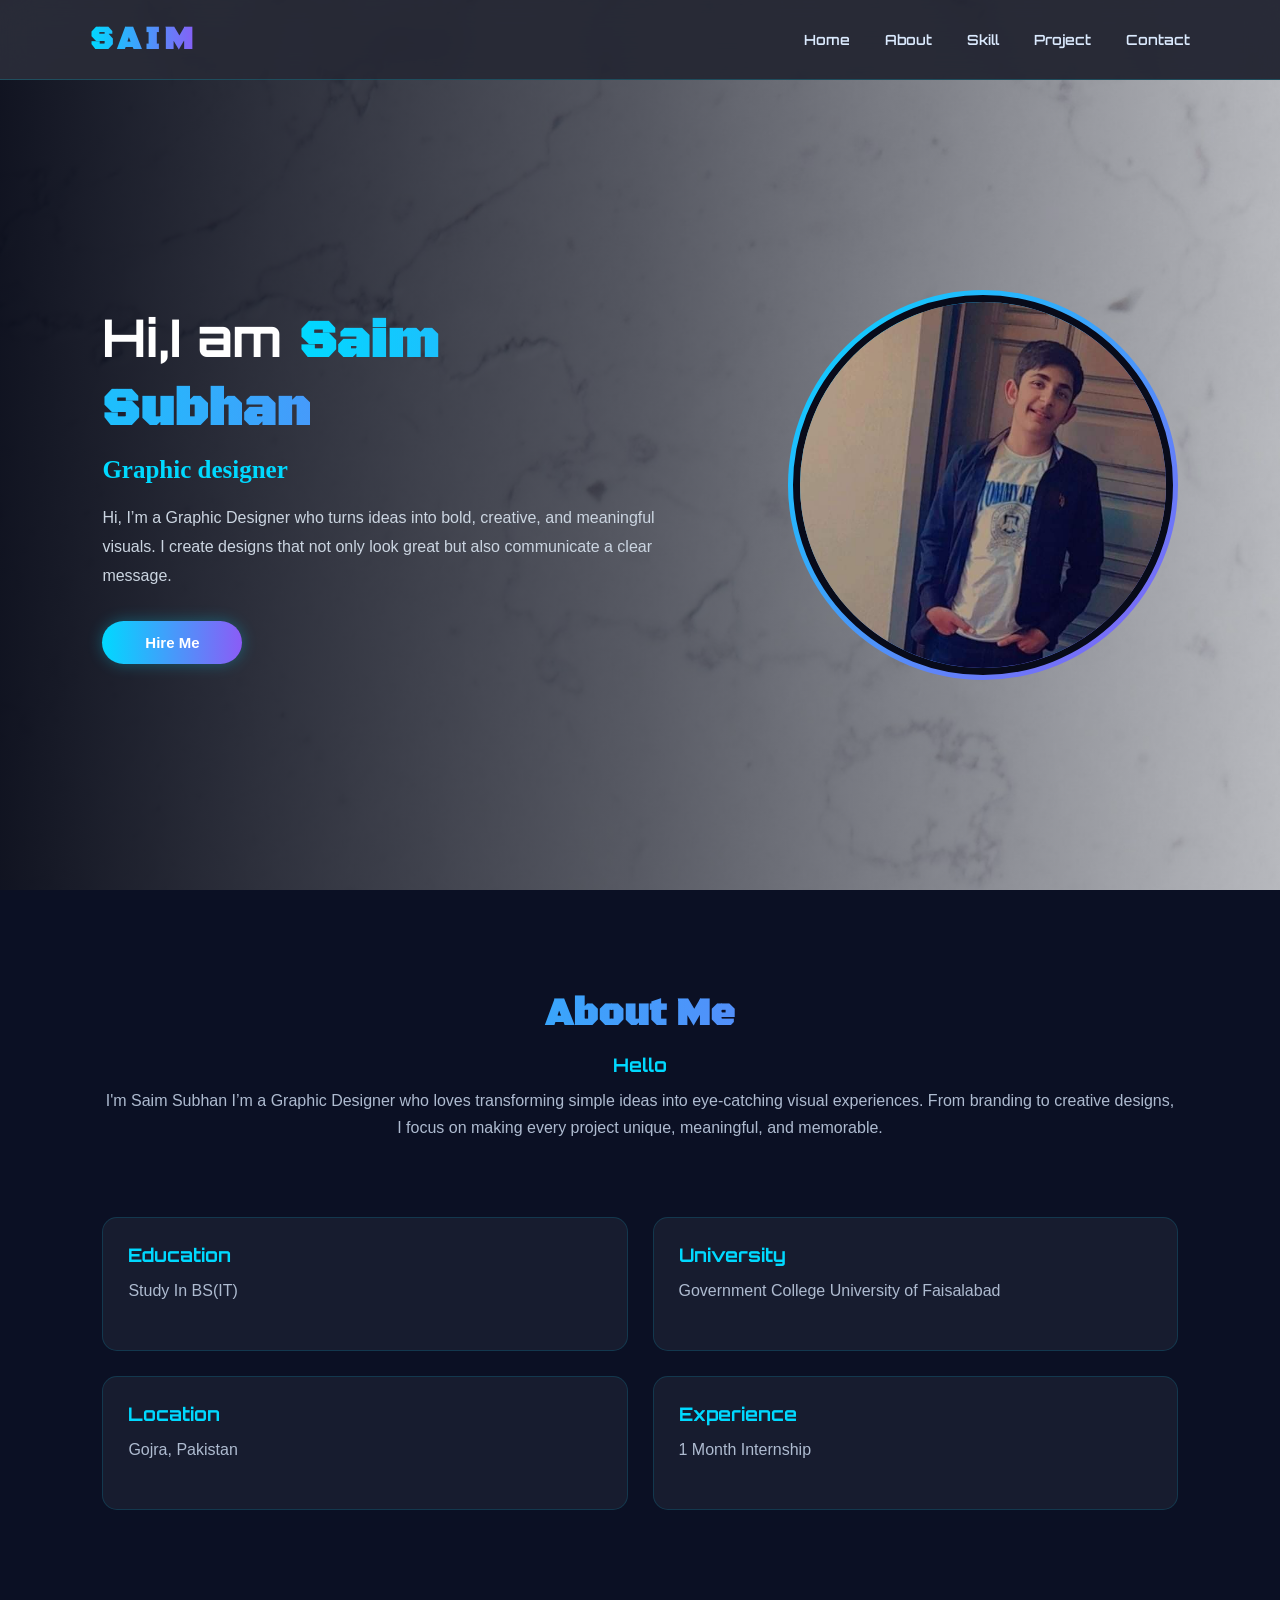
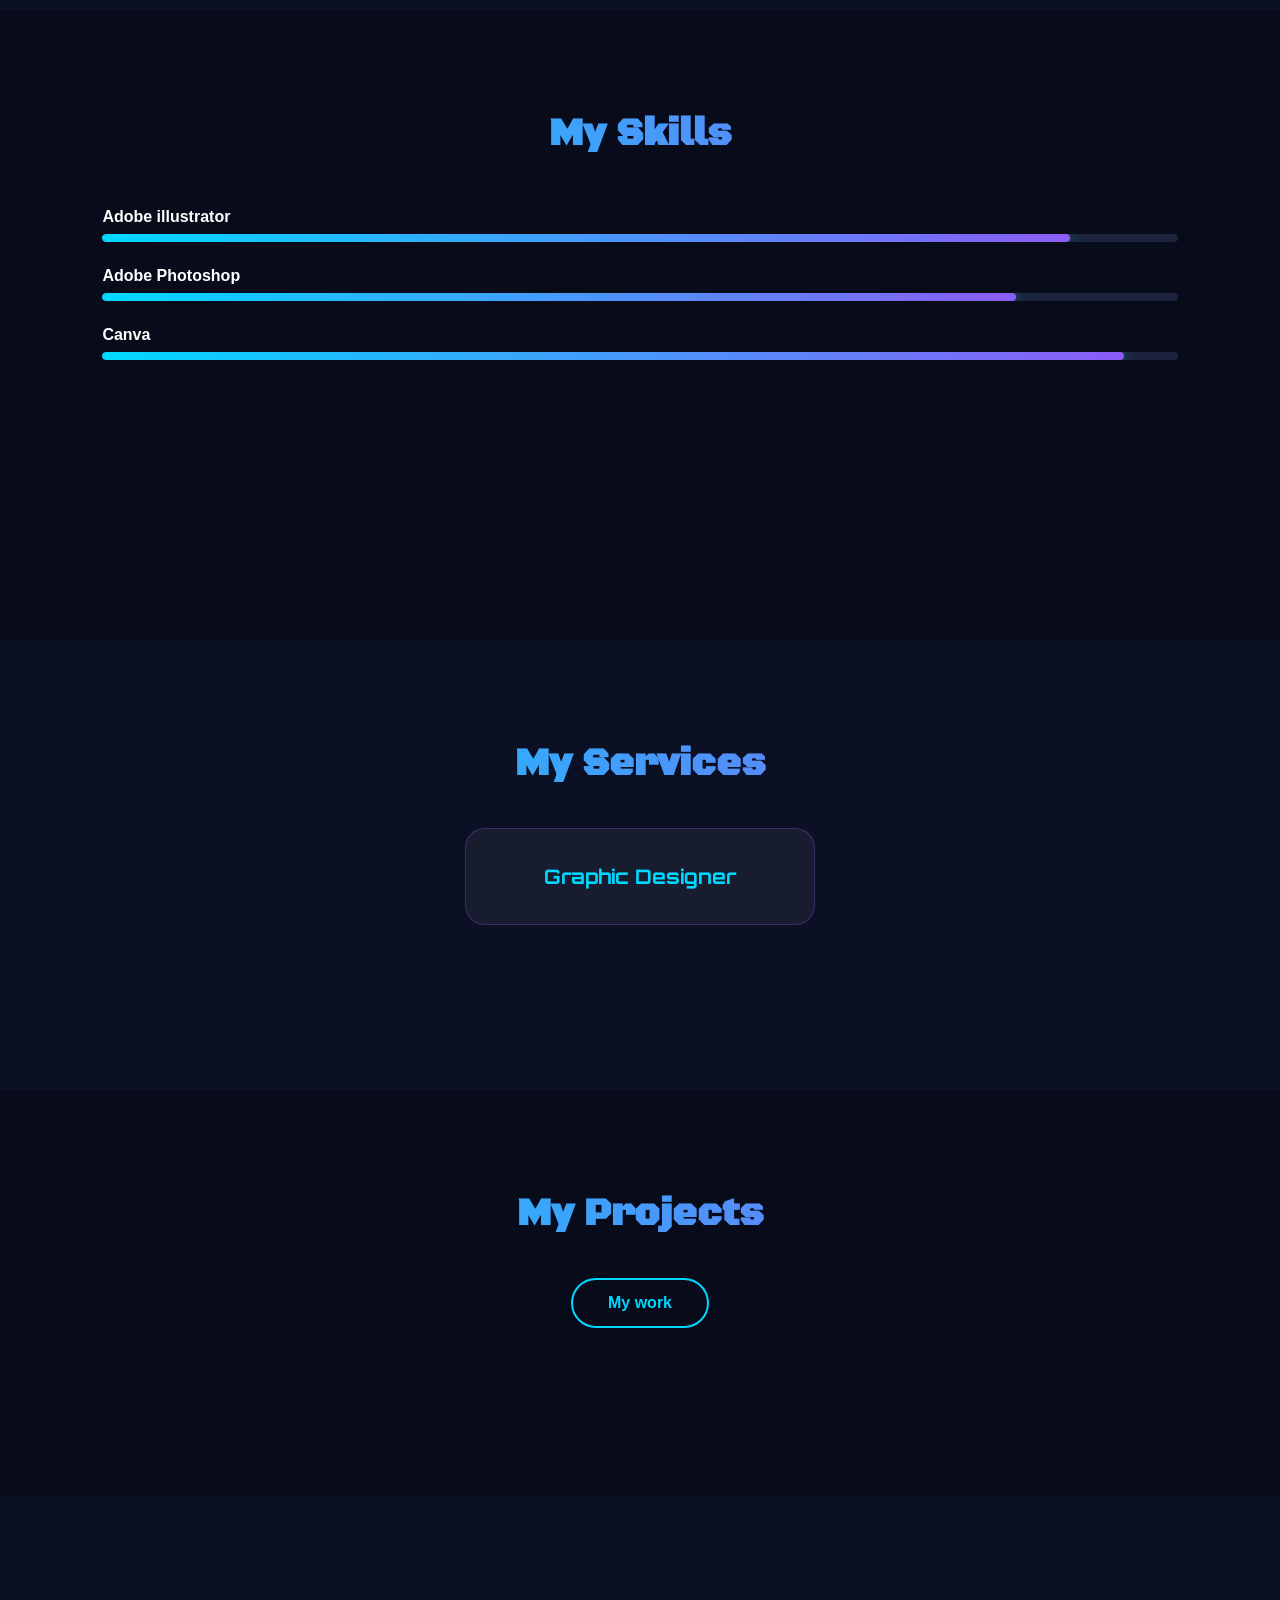
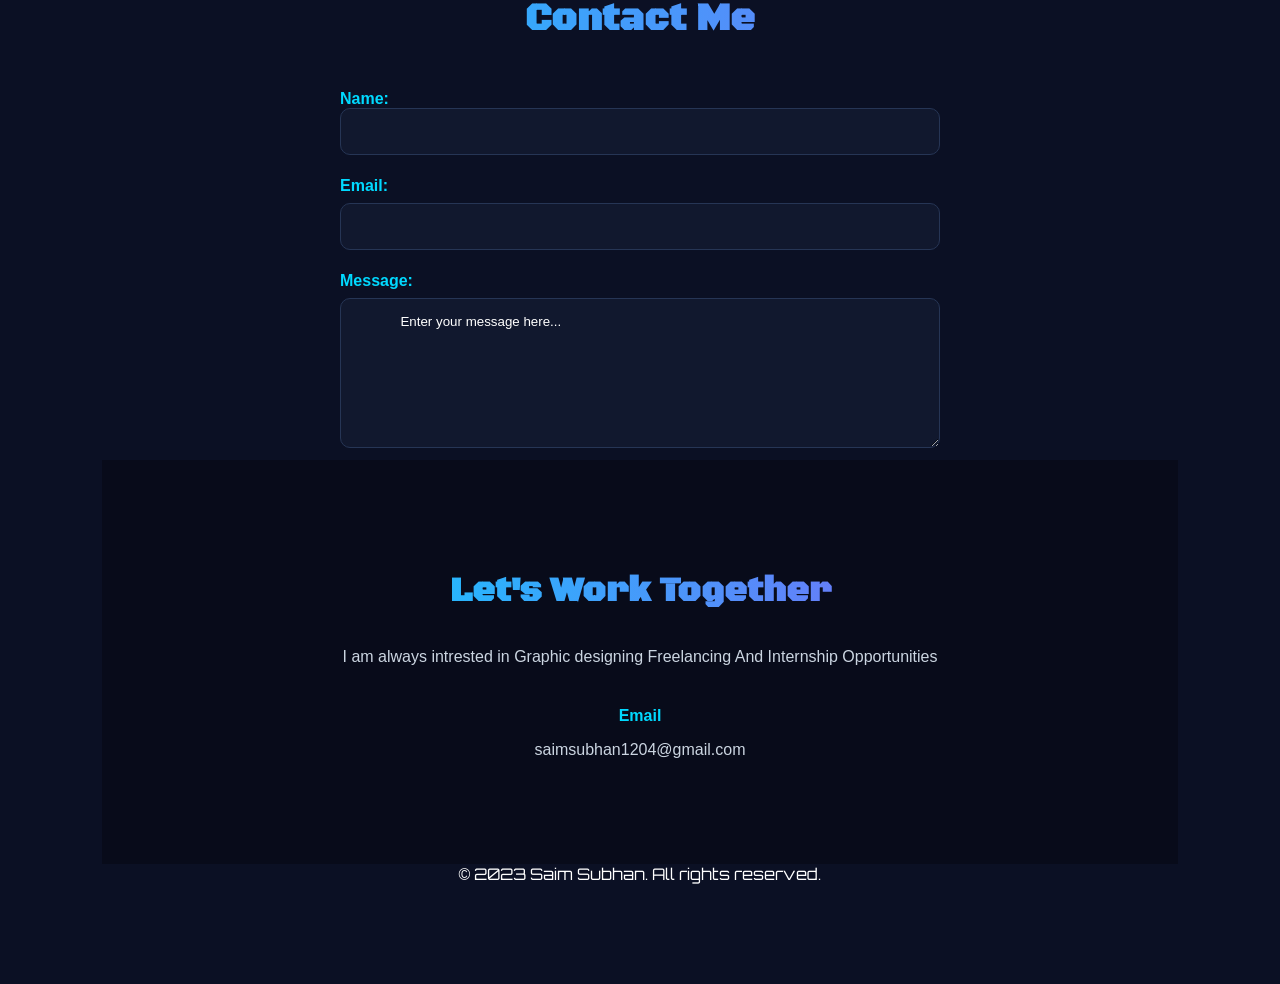
<file: index.html>
<!DOCTYPE html>
<html lang="en">
<head>
    <meta charset="UTF-8">
    <meta name="viewport" content="width=device-width, initial-scale=1.0">
    <title>Portfolio</title>
    <link rel="stylesheet" href="style.css">
    <link href="https://fonts.googleapis.com/css2?family=Bitcount+Prop+Double+Ink:wght@100..900&family=Black+Ops+One&family=Charm:wght@400;700&family=Hurricane&family=Lobster&family=Orbitron:wght@400..900&family=Permanent+Marker&display=swap" rel="stylesheet">
</head>
<body style=" background-image:url('bg.jpg'); background-size: cover;">
    
   <header>
    <div class="logo">
        <h1>SAIM</h1>
    </div>
    <nav>
        <a href="#">Home</a>
        <a href="#">About</a>
        <a href="#">Skill</a>
        <a href="#">Project</a>
        <a href="#">Contact</a>
    </nav>
   </header>
   <div class="hero">
    <h1 class="na">Hi,I am <span>Saim<br> Subhan</span></h1>
    <h3>Graphic designer</h3>
   <p  >Hi, I’m a Graphic Designer who turns ideas into bold, creative, and meaningful visuals. I create designs that not only look great but also communicate a clear message.
</p>
<button class="hire">Hire Me</button>
<div class="image">
    <img src="saim.jpg">
</div>
</div>
<div class="About">
    <div class="ab">
    <h1>About Me</h1>
    <h3>Hello</h3>
    <p>I'm Saim Subhan I’m a Graphic Designer who loves transforming simple ideas into eye-catching visual experiences. From branding to creative designs, I focus on making every project unique, meaningful, and memorable.</p>
</div>
<div class="Study">
    <h3>Education</h3>
    <p>Study In BS(IT)</p>
</div>
<div class="uni">
    <h3>University</h3>
    <p>Government College University of Faisalabad</p>
</div>
<div class="location">
    <h3>Location</h3>
    <p>Gojra, Pakistan</p>
</div>
<div class="exp">
    <h3>Experience</h3>
    <p>1 Month Internship</p>
</div>
</div>
<div class="Myskill">
    <h1>My Skills</h1>
    <div class="sn1">
        Adobe illustrator
    </div>
    <div class="progress">
        <div class="progress-bar illustrator"></div>
    </div>
    <div class="sn2">Adobe Photoshop</div>
    <div class="progress">
        <div class="progress-bar photoshop"></div>
    </div>
    <div class="sn3">Canva</div>
    <div class="progress">
        <div class="progress-bar canva"></div>
    </div>
</div>
<div class="Myservice">
    <h1>My Services</h1>
    <div class="gd">
        <h4>Graphic Designer</h4>
    </div>
</div>
<div class="project">
    <h1>My Projects</h1>
   <div class="btn">
    <a href="work.html"><button>My work</button></a> 
   </div>
</div>
<div class="contact">
    <h1>Contact Me</h1>
    <div class="name">
        <label>Name:</label>
    </din>
    <div class="bar1">
        <input type="text" name="Name" required>
    </div>
    <div class="email">
        <label type="Email">Email:</label>
        
    </div>
    <div class="bar2">
        <input type="Email" name="Email" required>
    </div>
    <div class="txt">
        <label type="Message">Message:</label>
    </div>
    <div class="textarea">
        <textarea>
            Enter your message here...
        </textarea>
    </div>

</div>
<div class="side">
    <h1>Let's Work Together</h1>
    I am always intrested in Graphic designing Freelancing And Internship Opportunities
    <div class="cntctme">
        <h4>Email</h4>
        saimsubhan1204@gmail.com
    </div>
</div>
<footer>
    <p>&copy; 2023 Saim Subhan. All rights reserved.</p>
</footer>
</body>
</html>
</file>
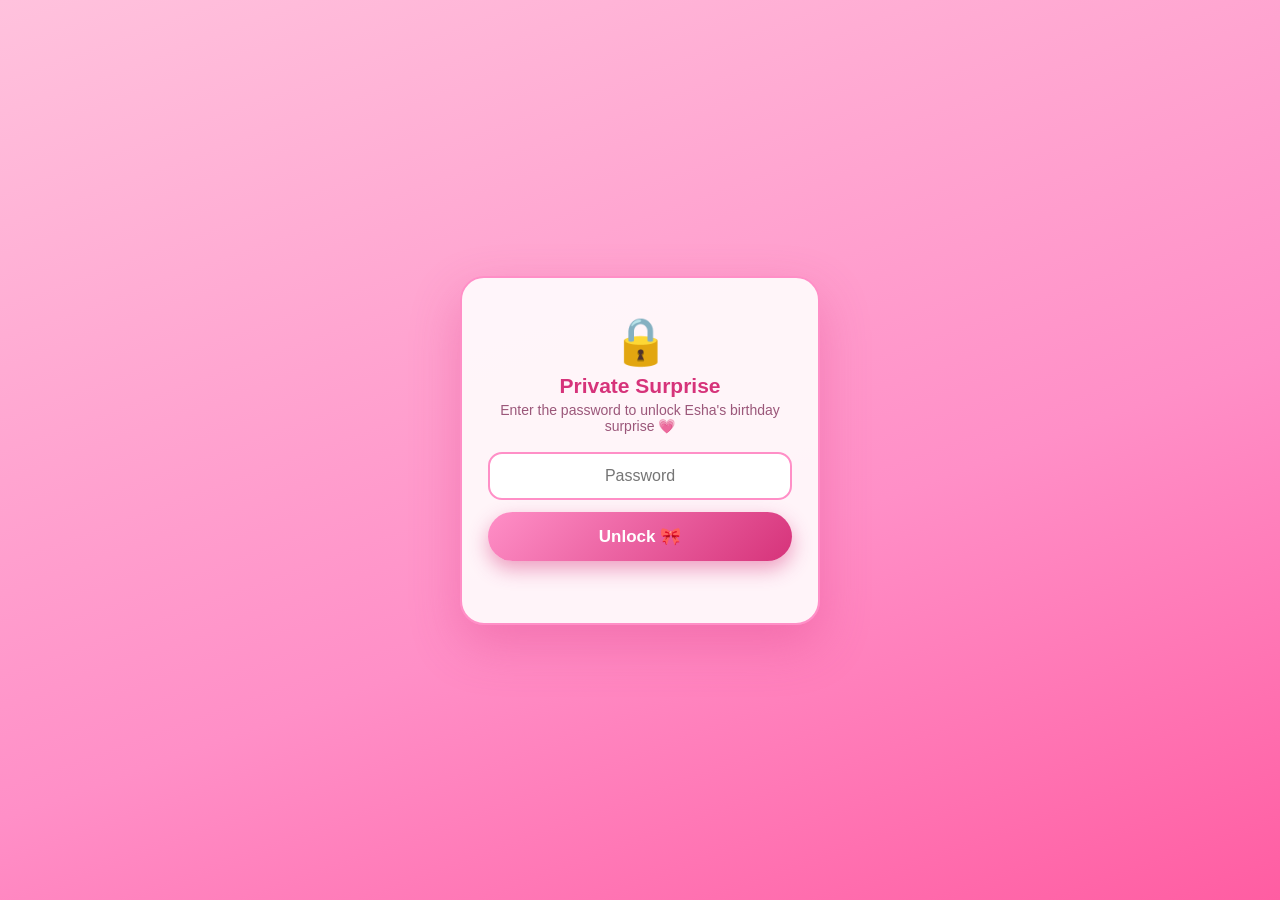
<file: esha-birthday.html>
<!DOCTYPE html>
<html lang="en">
<head>
<meta charset="UTF-8">
<meta name="viewport" content="width=device-width, initial-scale=1, viewport-fit=cover">
<title>Happy Birthday Esha 🎀</title>
<style>
  :root{
    box-sizing:border-box;
    --pink-1:#ffe4ef;
    --pink-2:#ffc2dd;
    --pink-3:#ff8fc7;
    --pink-4:#ff5da2;
    --pink-deep:#d6337a;
    --white:#fffafc;
    --text:#7a2350;
    padding-top:env(safe-area-inset-top,0px);
    padding-bottom:env(safe-area-inset-bottom,0px);
  }
  *{box-sizing:border-box;}
  html{height:100%;scroll-padding-top:env(safe-area-inset-top,0px);}
  body{
    height:100%;
    margin:0;
    font-family:'Segoe UI', 'Poppins', sans-serif;
    background:linear-gradient(160deg,var(--pink-1),var(--pink-2) 40%,var(--pink-3) 100%);
    color:var(--text);
    overflow-x:hidden;
    display:flex;
    align-items:center;
    justify-content:center;
    min-height:100%;
    position:relative;
  }

  /* Floating balloons */
  .balloon{
    position:fixed;
    bottom:-150px;
    width:60px;
    height:75px;
    border-radius:50% 50% 50% 50% / 60% 60% 40% 40%;
    opacity:0.85;
    animation:floatUp linear infinite;
    z-index:1;
  }
  .balloon::after{
    content:'';
    position:absolute;
    left:50%;
    bottom:-40px;
    width:2px;
    height:40px;
    background:rgba(122,35,80,0.4);
    transform:translateX(-50%);
  }
  @keyframes floatUp{
    0%{transform:translateY(0) translateX(0) rotate(0deg);}
    50%{transform:translateY(-55vh) translateX(20px) rotate(5deg);}
    100%{transform:translateY(-115vh) translateX(-10px) rotate(-5deg);}
  }

  .card{
    position:relative;
    z-index:5;
    background:rgba(255,250,252,0.9);
    backdrop-filter:blur(6px);
    border-radius:28px;
    padding:40px 28px 34px;
    max-width:420px;
    width:90%;
    text-align:center;
    box-shadow:0 20px 50px rgba(214,51,122,0.25), 0 0 0 6px rgba(255,255,255,0.6) inset;
    border:2px solid var(--pink-3);
    opacity:0;
    transform:scale(0.4) translateY(60px) rotate(-6deg);
    display:none;
  }
  .card.reveal{
    display:block;
    animation:card-burst 1s cubic-bezier(.22,1.6,.4,1) forwards;
  }
  @keyframes card-burst{
    0%{opacity:0; transform:scale(0.3) translateY(80px) rotate(-10deg);}
    55%{opacity:1; transform:scale(1.08) translateY(-10px) rotate(3deg);}
    75%{transform:scale(0.96) translateY(4px) rotate(-1deg);}
    100%{opacity:1; transform:scale(1) translateY(0) rotate(0deg);}
  }

  .cake{
    font-size:64px;
    display:inline-block;
    animation:wiggle 2.4s ease-in-out infinite;
  }
  @keyframes wiggle{
    0%,100%{transform:rotate(-6deg);}
    50%{transform:rotate(6deg);}
  }

  h1{
    font-size:clamp(24px,6vw,34px);
    margin:14px 0 4px;
    color:var(--pink-deep);
    text-shadow:1px 1px 0 #fff;
  }
  .title-anim{
    display:inline-block;
    animation:title-glow 1.8s ease-in-out infinite;
  }
  @keyframes title-glow{
    0%,100%{text-shadow:1px 1px 0 #fff, 0 0 0 rgba(255,93,162,0);}
    50%{text-shadow:1px 1px 0 #fff, 0 0 18px rgba(255,93,162,0.55);}
  }
  .sparkle-text{
    font-size:18px;
    margin:0 0 18px;
    color:var(--text);
    opacity:0.85;
  }

  #wishBox{
    max-height:0;
    overflow:hidden;
    opacity:0;
    transition:max-height 0.8s ease, opacity 0.8s ease, margin 0.8s ease;
    margin-top:0;
  }
  #wishBox.show{
    max-height:400px;
    opacity:1;
    margin-top:18px;
  }
  #wishBox p{
    font-size:16.5px;
    line-height:1.7;
    background:linear-gradient(135deg,#fff0f7,#ffe0ef);
    border-radius:16px;
    padding:18px;
    border:1px dashed var(--pink-4);
    margin:0;
    min-height:130px;
    text-align:left;
  }
  #wishText{
    white-space:pre-wrap;
  }
  .caret{
    display:inline-block;
    width:2px;
    height:1em;
    background:var(--pink-deep);
    margin-left:2px;
    vertical-align:middle;
    animation:blink 0.8s step-end infinite;
  }
  @keyframes blink{
    50%{opacity:0;}
  }

  button{
    border:none;
    outline:none;
    cursor:pointer;
    padding:14px 34px;
    font-size:17px;
    font-weight:600;
    color:#fff;
    border-radius:999px;
    background:linear-gradient(135deg,var(--pink-3),var(--pink-deep));
    box-shadow:0 8px 20px rgba(214,51,122,0.45);
    transition:transform 0.15s ease, box-shadow 0.15s ease;
  }
  button#wishBtn{
    margin-top:22px;
    animation:pulse 2s ease-in-out infinite;
  }
  button:active{
    transform:scale(0.94);
  }
  button:hover{
    transform:translateY(-2px);
    box-shadow:0 12px 26px rgba(214,51,122,0.55);
  }
  @keyframes pulse{
    0%,100%{box-shadow:0 8px 20px rgba(214,51,122,0.45);}
    50%{box-shadow:0 8px 28px rgba(255,93,162,0.75);}
  }

  .hearts{
    margin-top:16px;
    font-size:22px;
    opacity:0.9;
  }
  .hearts span{
    display:inline-block;
    animation:beat 1.2s ease-in-out infinite;
  }
  .hearts span:nth-child(2){animation-delay:0.2s;}
  .hearts span:nth-child(3){animation-delay:0.4s;}
  @keyframes beat{
    0%,100%{transform:scale(1);}
    50%{transform:scale(1.3);}
  }

  canvas#confetti{
    position:fixed;
    top:0;left:0;
    width:100%;height:100%;
    pointer-events:none;
    z-index:10;
  }

  /* Overlay screens shared style */
  .overlay{
    position:fixed;
    inset:0;
    z-index:50;
    display:flex;
    align-items:center;
    justify-content:center;
    background:linear-gradient(160deg,var(--pink-2),var(--pink-3) 60%,var(--pink-4) 100%);
    padding:20px;
    transition:opacity 0.6s ease, visibility 0.6s ease;
  }
  .overlay.hidden{
    opacity:0;
    visibility:hidden;
    pointer-events:none;
  }
  .overlay-card{
    background:rgba(255,250,252,0.95);
    border-radius:24px;
    padding:36px 26px;
    max-width:360px;
    width:90%;
    text-align:center;
    box-shadow:0 20px 50px rgba(214,51,122,0.3);
    border:2px solid var(--pink-3);
    animation:pop-in 0.7s cubic-bezier(.26,1.4,.44,1) both;
  }
  @keyframes pop-in{
    0%{transform:scale(0.6) translateY(40px);opacity:0;}
    100%{transform:scale(1) translateY(0);opacity:1;}
  }
  .overlay-card .emoji{
    font-size:46px;
    margin-bottom:6px;
    animation:wiggle 2s ease-in-out infinite;
  }
  .overlay-card h2{
    color:var(--pink-deep);
    margin:6px 0 4px;
    font-size:21px;
  }
  .overlay-card p{
    font-size:14px;
    opacity:0.75;
    margin:0 0 18px;
  }
  #passInput{
    width:100%;
    padding:13px 16px;
    border-radius:14px;
    border:2px solid var(--pink-3);
    font-size:16px;
    text-align:center;
    outline:none;
    margin-bottom:10px;
    background:#fff;
    color:var(--text);
  }
  #passInput:focus{
    border-color:var(--pink-deep);
  }
  .overlay-card button{
    width:100%;
    margin-top:2px;
  }
  #gateError{
    color:var(--pink-deep);
    font-size:13px;
    margin-top:10px;
    min-height:16px;
  }

  @media (prefers-color-scheme: dark){
    :root:not([data-theme="light"]){
      --text:#5c1638;
    }
  }
</style>
</head>
<body>

  <canvas id="confetti"></canvas>

  <!-- Password gate -->
  <div class="overlay" id="gate">
    <div class="overlay-card">
      <div class="emoji">🔒</div>
      <h2>Private Surprise</h2>
      <p>Enter the password to unlock Esha's birthday surprise 💗</p>
      <input type="password" id="passInput" placeholder="Password" autocomplete="off">
      <button id="gateBtn">Unlock 🎀</button>
      <div id="gateError"></div>
    </div>
  </div>

  <!-- Are you ready screen -->
  <div class="overlay hidden" id="readyScreen">
    <div class="overlay-card">
      <div class="emoji">🎁</div>
      <h2>Are you ready for the surprise?</h2>
      <p>Something special is waiting for you...</p>
      <button id="readyBtn">Yes! 🎉</button>
    </div>
  </div>

  <div class="card" id="mainCard">
    <div class="cake">🎂</div>
    <h1><span class="title-anim">Happy Birthday, Esha! 🎀💗</span></h1>
    <p class="sparkle-text">Today is extra special, because you are special ✨</p>

    <button id="wishBtn">Open Your Wish 🎁</button>

    <div id="wishBox">
      <p><span id="wishText"></span><span class="caret" id="caret"></span></p>
    </div>

    <div class="hearts">
      <span>💗</span><span>💕</span><span>💖</span>
    </div>
  </div>

<script>
  const colors = ['#ff8fc7','#ff5da2','#ffb6d9','#ffd1e8','#ff6fb0'];

  // ---- Password gate ----
  const CORRECT_PASSWORD = "ESHA"; // change this to whatever password you like
  const gate = document.getElementById('gate');
  const readyScreen = document.getElementById('readyScreen');
  const passInput = document.getElementById('passInput');
  const gateBtn = document.getElementById('gateBtn');
  const gateError = document.getElementById('gateError');
  const readyBtn = document.getElementById('readyBtn');
  const mainCard = document.getElementById('mainCard');

  function tryUnlock(){
    if(passInput.value.trim().toUpperCase() === CORRECT_PASSWORD){
      gate.classList.add('hidden');
      gateError.textContent = '';
      setTimeout(()=> readyScreen.classList.remove('hidden'), 350);
    } else {
      gateError.textContent = 'Incorrect password, try again 💔';
      passInput.value = '';
      passInput.focus();
    }
  }
  gateBtn.addEventListener('click', tryUnlock);
  passInput.addEventListener('keydown', (e)=>{
    if(e.key === 'Enter') tryUnlock();
  });

  // ---- Ready screen -> reveal main card ----
  readyBtn.addEventListener('click', ()=>{
    readyScreen.classList.add('hidden');
    setTimeout(()=>{
      mainCard.classList.add('reveal');
      startBalloons();
      burstConfetti();
    }, 300);
  });

  // ---- Floating balloons (only start after surprise begins) ----
  let balloonsRunning = false;
  function spawnBalloon(){
    const b = document.createElement('div');
    b.className = 'balloon';
    b.style.left = Math.random()*94 + '%';
    b.style.background = colors[Math.floor(Math.random()*colors.length)];
    const duration = 8 + Math.random()*6;
    b.style.animationDuration = duration + 's';
    b.style.width = (45 + Math.random()*30) + 'px';
    b.style.height = (parseFloat(b.style.width) * 1.25) + 'px';
    document.body.appendChild(b);
    setTimeout(()=> b.remove(), duration*1000 + 200);
  }
  function startBalloons(){
    if(balloonsRunning) return;
    balloonsRunning = true;
    setInterval(spawnBalloon, 900);
    for(let i=0;i<6;i++) setTimeout(spawnBalloon, i*300);
  }

  // ---- Wish reveal with typewriter animation ----
  const wishFullText = "Dear Esha, your smile makes this day even brighter, and your presence makes every moment feel a little more special.\n\nOn this birthday, I hope you take a moment to look back and see how far you've come, and how proud you should be of yourself. You deserve every good thing this new year has to offer.\n\nMay your days be filled with laughter that never fades, friendships that never break, and dreams that keep getting bigger. May you find success in everything you chase, peace in everything you do, and love in everyone around you.\n\nHere's to another year of you being amazing, chasing your goals, making beautiful memories, and lighting up every room you walk into.\n\nHappy Birthday, Esha! Wishing you all the happiness in the world today and always. 🎂💗";
  const btn = document.getElementById('wishBtn');
  const wishBox = document.getElementById('wishBox');
  const wishTextEl = document.getElementById('wishText');
  let opened = false;
  let typing = false;

  function typeWriter(text, el, speed){
    return new Promise(resolve=>{
      let i = 0;
      el.textContent = '';
      const timer = setInterval(()=>{
        el.textContent += text.charAt(i);
        i++;
        if(i >= text.length){
          clearInterval(timer);
          resolve();
        }
      }, speed);
    });
  }

  btn.addEventListener('click', async ()=>{
    burstConfetti();
    if(!opened){
      opened = true;
      wishBox.classList.add('show');
      btn.textContent = 'Happy Birthday! 🎉';
      if(!typing){
        typing = true;
        await typeWriter(wishFullText, wishTextEl, 28);
        typing = false;
      }
    }
  });

  // ---- Confetti canvas ----
  const canvas = document.getElementById('confetti');
  const ctx = canvas.getContext('2d');
  function resize(){
    canvas.width = window.innerWidth;
    canvas.height = window.innerHeight;
  }
  window.addEventListener('resize', resize);
  resize();

  let particles = [];
  function burstConfetti(){
    const count = 90;
    const cx = window.innerWidth/2;
    const cy = window.innerHeight*0.35;
    for(let i=0;i<count;i++){
      particles.push({
        x: cx,
        y: cy,
        vx: (Math.random()-0.5)*14,
        vy: Math.random()*-10 - 4,
        g: 0.35 + Math.random()*0.15,
        size: 5 + Math.random()*5,
        color: colors[Math.floor(Math.random()*colors.length)],
        rot: Math.random()*360,
        vr: (Math.random()-0.5)*10,
        life: 120 + Math.random()*40
      });
    }
  }

  function animate(){
    ctx.clearRect(0,0,canvas.width,canvas.height);
    particles.forEach(p=>{
      p.vy += p.g;
      p.x += p.vx;
      p.y += p.vy;
      p.rot += p.vr;
      p.life--;
      ctx.save();
      ctx.translate(p.x, p.y);
      ctx.rotate(p.rot*Math.PI/180);
      ctx.fillStyle = p.color;
      ctx.fillRect(-p.size/2, -p.size/2, p.size, p.size*0.6);
      ctx.restore();
    });
    particles = particles.filter(p=> p.life > 0 && p.y < window.innerHeight+50);
    requestAnimationFrame(animate);
  }
  animate();
</script>
</body>
</html>
</file>
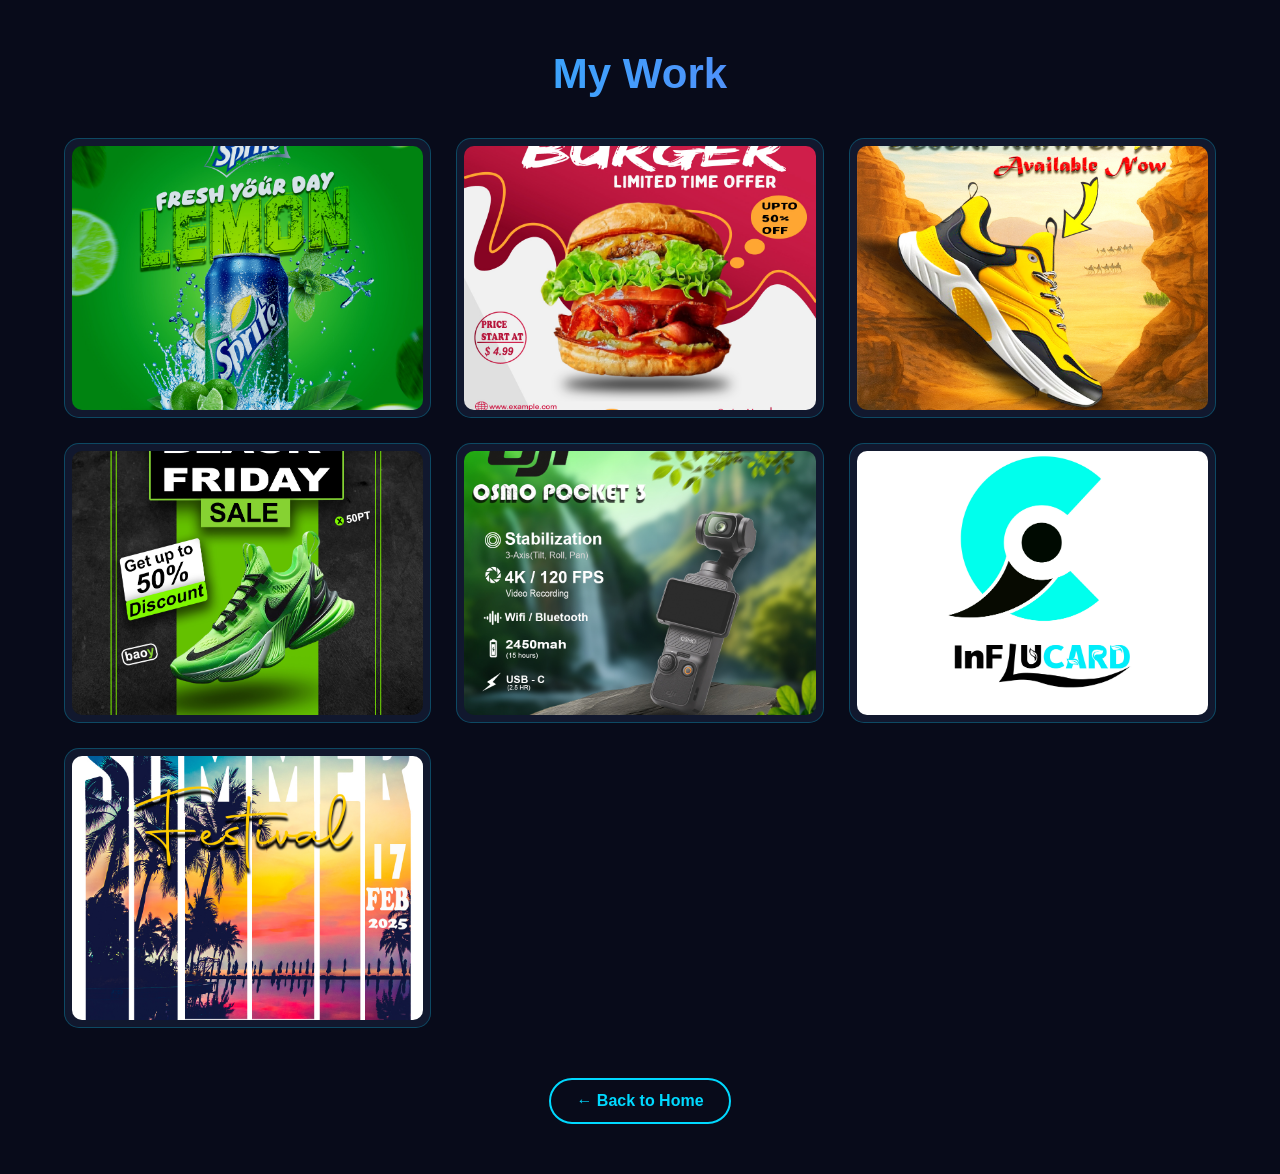
<file: work.html>
<!DOCTYPE html>
<html>
<head>
    <title>My Work</title>
    <link rel="stylesheet" href="style.css">
</head>

<body>

    <h1 class="work-title">My Work</h1>

    <div class="my-work">

        <div class="work-card">
            <a href="s4.jpg" target="_blank">
                <img src="s4.jpg" alt="Design 1">
            </a>
        </div>

        <div class="work-card">
            <a href="burgers-01.jpg" target="_blank">
                <img src="burgers-01.jpg" alt="Design 2">
            </a>
        </div>

        <div class="work-card">
            <a href="sneaker.jpg" target="_blank">
                <img src="sneaker.jpg" alt="Design 3">
            </a>
        </div>

        <div class="work-card">
            <a href="nike.jpg" target="_blank">
                <img src="nike.jpg" alt="Design 4">
            </a>
        </div>

        <div class="work-card">
            <a href="osmo.jpg" target="_blank">
                <img src="osmo.jpg" alt="Design 5">
            </a>
        </div>

        <div class="work-card">
            <a href="iccc-01.jpg" target="_blank">
                <img src="iccc-01.jpg" alt="Design 6">
            </a>
        </div>

        <div class="work-card">
            <a href="summer.jpg" target="_blank">
                <img src="summer.jpg" alt="Design 7">
            </a>
        </div>

    </div>

    <a href="index.html" class="back">← Back to Home</a>

</body>
</html>
</file>
<file: style.css>
* {
    margin: 0;
    padding: 0;
    box-sizing: border-box;
    scroll-behavior: smooth;
}

body {
    font-family: 'Orbitron', sans-serif;
    background-color: #080b1a;
    color: #ffffff;
    overflow-x: hidden;
}


/* =========================
   HEADER / NAVBAR
========================= */

header {
    width: 100%;
    height: 80px;
    padding: 0 7%;
    display: flex;
    align-items: center;
    justify-content: space-between;

    background: rgba(5, 8, 22, 0.85);
    border-bottom: 1px solid rgba(0, 217, 255, 0.2);

    position: sticky;
    top: 0;
    z-index: 1000;

    backdrop-filter: blur(15px);
}


/* Logo */

.logo h1 {
    font-family: 'Black Ops One', sans-serif;
    font-size: 32px;
    letter-spacing: 5px;

    background: linear-gradient(
        90deg,
        #00d9ff,
        #8b5cf6
    );

    -webkit-background-clip: text;
    -webkit-text-fill-color: transparent;

    cursor: pointer;
    transition: 0.4s;
}

.logo h1:hover {
    transform: scale(1.08);
    filter: drop-shadow(0 0 12px #00d9ff);
}


/* Navigation */

nav {
    display: flex;
    gap: 35px;
}

nav a {
    color: #dbeafe;
    text-decoration: none;
    font-size: 14px;
    font-weight: 600;

    position: relative;
    transition: 0.3s;
}

nav a::after {
    content: "";
    position: absolute;

    width: 0;
    height: 2px;

    left: 50%;
    bottom: -8px;

    background: linear-gradient(
        90deg,
        #00d9ff,
        #8b5cf6
    );

    transform: translateX(-50%);
    transition: 0.3s;
}

nav a:hover {
    color: #00d9ff;
}

nav a:hover::after {
    width: 100%;
}


/* =========================
   HERO SECTION
========================= */

.hero {
    min-height: 90vh;
    padding: 100px 8%;

    display: flex;
    flex-direction: column;
    justify-content: center;

    position: relative;

    background:
        linear-gradient(
            90deg,
            rgba(5, 8, 22, 0.95),
            rgba(5, 8, 22, 0.65),
            rgba(5, 8, 22, 0.25)
        );

    overflow: hidden;
}


/* Hero Heading */

.hero .na {
    font-family: 'Orbitron', sans-serif;
    font-size: 52px;
    line-height: 1.2;
    max-width: 600px;

    animation: slideLeft 1s ease;
}

.hero .na span {
    font-family: 'Black Ops One', sans-serif;

    background: linear-gradient(
        90deg,
        #00d9ff,
        #8b5cf6
    );

    -webkit-background-clip: text;
    -webkit-text-fill-color: transparent;

    background-size: 200% auto;
    animation: gradientMove 4s linear infinite;
}


/* Graphic Designer */

.hero h3 {
    margin-top: 15px;

    font-family: 'Permanent Marker', cursive;
    font-size: 25px;

    color: #00d9ff;

    animation: slideLeft 1.2s ease;
}


/* Hero Paragraph */

.hero p {
    max-width: 600px;

    margin-top: 20px;

    color: #cbd5e1;
    font-family: Arial, sans-serif;

    font-size: 16px;
    line-height: 1.8;

    animation: slideLeft 1.4s ease;
}


/* =========================
   HIRE BUTTON
========================= */

.hire {
    width: 140px;
    margin-top: 30px;

    padding: 13px 25px;

    border: none;
    border-radius: 30px;

    background: linear-gradient(
        90deg,
        #00d9ff,
        #8b5cf6
    );

    color: white;

    font-size: 15px;
    font-weight: bold;

    cursor: pointer;

    box-shadow:
        0 0 15px rgba(0, 217, 255, 0.3);

    transition: 0.4s;

    animation: slideUp 1.5s ease;
}

.hire:hover {
    transform: translateY(-5px) scale(1.05);

    box-shadow:
        0 0 25px rgba(0, 217, 255, 0.7),
        0 0 45px rgba(139, 92, 246, 0.4);
}


/* Hero Image */

.image {
    position: absolute;

    right: 8%;
    top: 50%;

    transform: translateY(-50%);

    width: 390px;
    height: 390px;

    border-radius: 50%;

    padding: 5px;

    background: linear-gradient(
        135deg,
        #00d9ff,
        #8b5cf6
    );

    animation: floating 4s ease-in-out infinite;
}

.image img {
    width: 100%;
    height: 100%;

    object-fit: cover;

    border-radius: 50%;

    border: 7px solid #080b1a;
}


/* =========================
   ABOUT
========================= */

.About {
    min-height: 80vh;

    padding: 100px 8%;

    background: #0b1024;

    display: grid;

    grid-template-columns: repeat(2, 1fr);

    gap: 25px;
}


.About .ab {
    grid-column: 1 / -1;

    text-align: center;

    margin-bottom: 30px;
}

.About h1,
.Myskill > h1,
.Myservice > h1,
.project > h1,
.contact > h1 {
    font-family: 'Black Ops One', sans-serif;

    font-size: 38px;

    margin-bottom: 15px;

    background: linear-gradient(
        90deg,
        #00d9ff,
        #8b5cf6
    );

    -webkit-background-clip: text;
    -webkit-text-fill-color: transparent;
}

.About .ab h3 {
    color: #00d9ff;
    margin-bottom: 10px;
}

.About p {
    color: #aebbd0;
    font-family: Arial, sans-serif;
    line-height: 1.7;
}


/* About Cards */

.Study,
.uni,
.location,
.exp {
    padding: 25px;

    background: rgba(255, 255, 255, 0.05);

    border: 1px solid rgba(0, 217, 255, 0.15);

    border-radius: 15px;

    transition: 0.4s;
}

.Study:hover,
.uni:hover,
.location:hover,
.exp:hover {
    transform: translateY(-8px);

    border-color: #00d9ff;

    box-shadow:
        0 10px 30px rgba(0, 217, 255, 0.15);
}

.Study h3,
.uni h3,
.location h3,
.exp h3 {
    color: #00d9ff;
    margin-bottom: 10px;
}


/* =========================
   SKILLS
========================= */

.Myskill {
    min-height: 70vh;

    padding: 100px 8%;

    background: #080b1a;
}

.Myskill > h1 {
    text-align: center;
    margin-bottom: 50px;
}


/* Skill Names */

.sn1,
.sn2,
.sn3 {
    font-family: Arial, sans-serif;

    font-size: 16px;
    font-weight: bold;

    margin-top: 25px;
    margin-bottom: 8px;

    color: #ffffff;
}


/* Progress */

.progress {
    width: 100%;
    height: 8px;

    background: #1b233d;

    border-radius: 20px;

    overflow: hidden;
}

.progress-bar {
    height: 100%;

    border-radius: 20px;

    background: linear-gradient(
        90deg,
        #00d9ff,
        #8b5cf6
    );

    box-shadow:
        0 0 12px rgba(0, 217, 255, 0.5);

    animation: progressAnimation 2s ease;
}

.illustrator {
    width: 90%;
}

.photoshop {
    width: 85%;
}

.canva {
    width: 95%;
}


/* =========================
   SERVICES
========================= */

.Myservice {
    min-height: 50vh;

    padding: 100px 8%;

    background: #0b1024;

    text-align: center;
}

.gd {
    max-width: 350px;

    margin: 40px auto;

    padding: 35px;

    border-radius: 20px;

    background: rgba(255, 255, 255, 0.05);

    border: 1px solid rgba(139, 92, 246, 0.3);

    transition: 0.4s;
}

.gd h4 {
    font-size: 20px;
    color: #00d9ff;
}

.gd:hover {
    transform: translateY(-10px) rotateX(5deg);

    border-color: #8b5cf6;

    box-shadow:
        0 15px 35px rgba(139, 92, 246, 0.2);
}


/* =========================
   PROJECTS
========================= */

.project {
    min-height: 45vh;

    padding: 100px 8%;

    text-align: center;

    background: #080b1a;
}

.project h1 {
    margin-bottom: 40px;
}


/* My Work Button */

.btn button {
    padding: 14px 35px;

    border: 2px solid #00d9ff;

    border-radius: 30px;

    background: transparent;

    color: #00d9ff;

    font-size: 16px;
    font-weight: bold;

    cursor: pointer;

    transition: 0.4s;
}

.btn button:hover {
    background: linear-gradient(
        90deg,
        #00d9ff,
        #8b5cf6
    );

    color: white;

    border-color: transparent;

    transform: translateY(-5px);

    box-shadow:
        0 0 25px rgba(0, 217, 255, 0.5);
}


/* =========================
   CONTACT
========================= */

.contact {
    min-height: 70vh;

    padding: 100px 8%;

    background: #0b1024;

    text-align: center;
}

.contact h1 {
    margin-bottom: 45px;
}


/* Labels */

.name,
.email,
.txt {
    display: block;

    max-width: 600px;

    margin: 20px auto 8px;

    text-align: left;
}

.name label,
.email label,
.txt label {
    color: #00d9ff;

    font-weight: bold;

    font-family: Arial, sans-serif;
}


/* Inputs */

.bar1 input,
.bar2 input,
.textarea textarea {
    width: 100%;
    max-width: 600px;

    padding: 15px;

    background: #11182e;

    border: 1px solid #263555;

    border-radius: 10px;

    color: white;

    outline: none;

    font-family: Arial, sans-serif;

    transition: 0.3s;
}

.bar1 input:focus,
.bar2 input:focus,
.textarea textarea:focus {
    border-color: #00d9ff;

    box-shadow:
        0 0 15px rgba(0, 217, 255, 0.15);
}

.textarea textarea {
    min-height: 150px;

    resize: vertical;
}


/* =========================
   SIDE CONTACT
========================= */

.side {
    padding: 100px 8%;

    text-align: center;

    background: #080b1a;

    color: #cbd5e1;

    font-family: Arial, sans-serif;

    line-height: 1.8;
}

.side h1 {
    font-family: 'Black Ops One', sans-serif;

    font-size: 35px;

    margin-bottom: 20px;

    background: linear-gradient(
        90deg,
        #00d9ff,
        #8b5cf6
    );

    -webkit-background-clip: text;
    -webkit-text-fill-color: transparent;
}

.cntctme {
    margin-top: 30px;
}

.cntctme h4 {
    color: #00d9ff;
    margin-bottom: 5px;
}


/* =========================
   ANIMATIONS
========================= */

@keyframes slideLeft {
    from {
        opacity: 0;
        transform: translateX(-60px);
    }

    to {
        opacity: 1;
        transform: translateX(0);
    }
}

@keyframes slideUp {
    from {
        opacity: 0;
        transform: translateY(40px);
    }

    to {
        opacity: 1;
        transform: translateY(0);
    }
}

@keyframes floating {
    0%,
    100% {
        transform: translateY(-50%);
    }

    50% {
        transform: translateY(calc(-50% - 15px));
    }
}

@keyframes gradientMove {
    0% {
        background-position: 0% center;
    }

    100% {
        background-position: 200% center;
    }
}

@keyframes progressAnimation {
    from {
        width: 0;
    }
}


/* =========================
   RESPONSIVE / MOBILE
========================= */

@media (max-width: 900px) {

    header {
        padding: 0 5%;
    }

    nav {
        gap: 15px;
    }

    nav a {
        font-size: 12px;
    }

    .hero {
        padding: 80px 7%;
        text-align: center;
        align-items: center;
    }

    .hero .na {
        font-size: 38px;
    }

    .hero p {
        max-width: 500px;
    }

    .image {
        position: relative;

        right: auto;
        top: auto;

        transform: none;

        width: 280px;
        height: 280px;

        margin-top: 50px;
    }

    .About {
        grid-template-columns: 1fr;
    }

    .About .ab {
        grid-column: auto;
    }
}


@media (max-width: 600px) {

    header {
        height: auto;

        padding: 20px;

        flex-direction: column;

        gap: 20px;
    }

    nav {
        flex-wrap: wrap;
        justify-content: center;
    }

    .hero .na {
        font-size: 30px;
    }

    .hero h3 {
        font-size: 20px;
    }

    .hero p {
        font-size: 14px;
    }

    .image {
        width: 230px;
        height: 230px;
    }

    .About h1,
    .Myskill > h1,
    .Myservice > h1,
    .project > h1,
    .contact > h1 {
        font-size: 30px;
    }

    .About,
    .Myskill,
    .Myservice,
    .project,
    .contact,
    .side {
        padding: 70px 6%;
    }
}
/* =========================
   MY WORK PAGE
========================= */

.work-title {
    text-align: center;

    margin: 50px 0 40px;

    font-family: 'Black Ops One', sans-serif;

    font-size: 42px;

    background: linear-gradient(
        90deg,
        #00d9ff,
        #8b5cf6
    );

    -webkit-background-clip: text;
    -webkit-text-fill-color: transparent;
}


/* IMAGE CONTAINER */

.my-work {
    width: 90%;
    max-width: 1200px;

    margin: auto;

    display: grid;

    grid-template-columns: repeat(3, 1fr);

    gap: 25px;
}


/* EACH IMAGE */

.work-card {
    height: 280px;

    padding: 7px;

    background: #11182e;

    border: 1px solid rgba(0, 217, 255, 0.25);

    border-radius: 15px;

    overflow: hidden;

    transition: 0.4s;
}


.work-card a {
    display: block;

    width: 100%;
    height: 100%;
}


.work-card img {
    width: 100%;
    height: 100%;

    object-fit: cover;

    display: block;

    border-radius: 10px;

    cursor: pointer;

    transition: 0.5s;
}


/* HOVER EFFECT */

.work-card:hover {
    transform: translateY(-8px);

    border-color: #00d9ff;

    box-shadow:
        0 10px 30px rgba(0, 217, 255, 0.25);
}


.work-card:hover img {
    transform: scale(1.08);
}


/* BACK BUTTON */

.back {
    display: block;

    width: fit-content;

    margin: 50px auto;

    padding: 12px 25px;

    border: 2px solid #00d9ff;

    border-radius: 30px;

    color: #00d9ff;

    text-decoration: none;

    font-weight: bold;

    transition: 0.3s;
}


.back:hover {
    background: linear-gradient(
        90deg,
        #00d9ff,
        #8b5cf6
    );

    color: white;

    transform: translateY(-4px);

    box-shadow:
        0 0 20px rgba(0, 217, 255, 0.5);
}


/* =========================
   TABLET
========================= */

@media (max-width: 900px) {

    .my-work {
        grid-template-columns: repeat(2, 1fr);
    }

}


/* =========================
   MOBILE
========================= */

@media (max-width: 600px) {

    .my-work {
        grid-template-columns: 1fr;
    }

    .work-card {
        height: 300px;
    }

    .work-title {
        font-size: 32px;
    }

}
</file>
